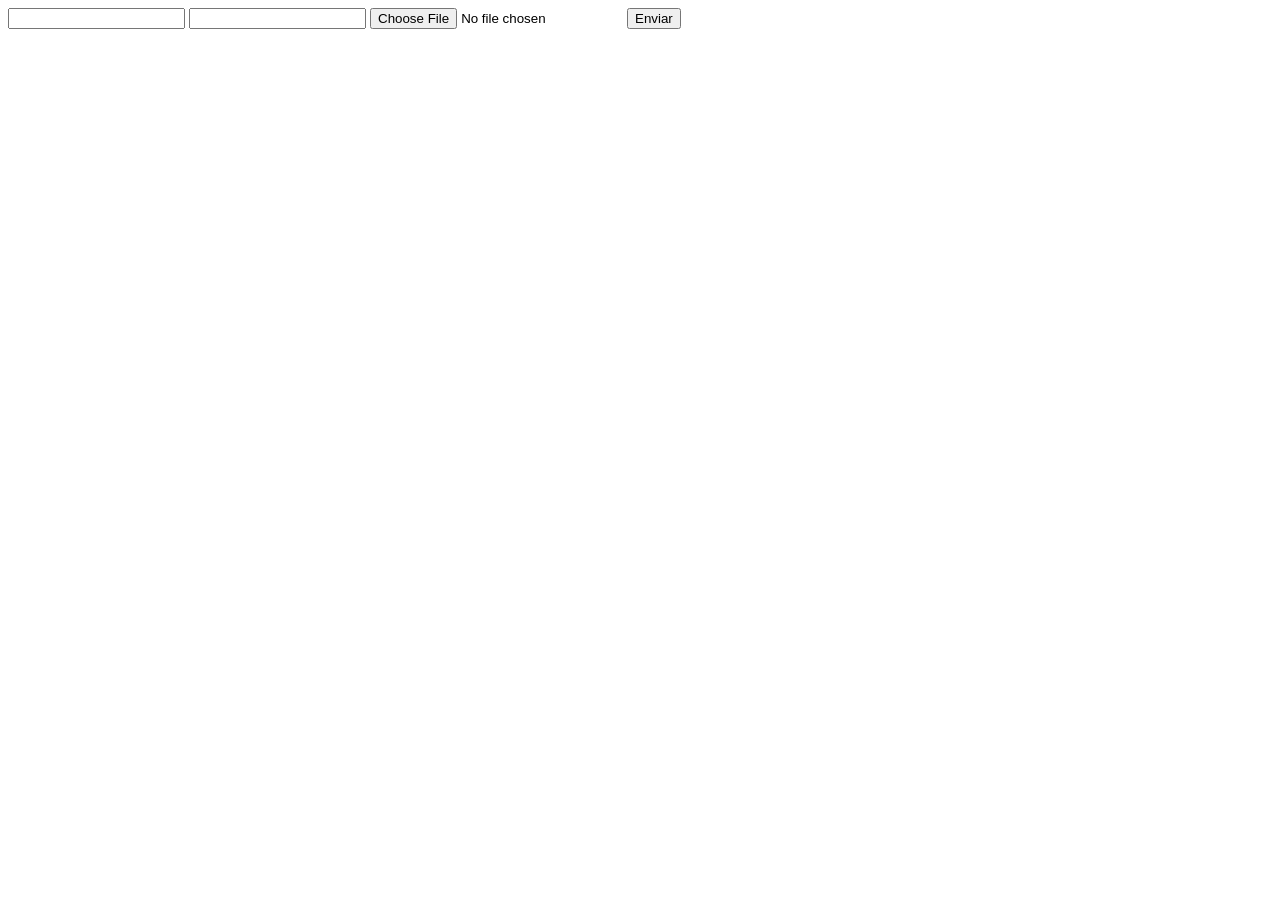
<file: DOCUMENTOS_DE_APOIO/exemplo_de_upload_de_arquivo/public/index.html>
<!DOCTYPE html>
<html lang="en">

<head>
  <meta charset="UTF-8">
  <meta http-equiv="X-UA-Compatible" content="IE=edge">
  <meta name="viewport" content="width=device-width, initial-scale=1.0">
  <title>Upload</title>
</head>

<body>

  <div>
    <input name="nome" id="nome" type="text" />
    <input name="email" id="email" type="url" />
    <input name="foto" id="foto" type="file" />
    <button onclick="enviar()">Enviar</button>
  </div>

  <div id="container"></div>
</body>

</html>

<script>
  function enviar() {
    const formData = new FormData();
    formData.append('foto', foto.files[0])
    formData.append('nome', nome.value)
    formData.append('email', email.value)

    fetch("/usuarios/cadastro", {
      method: "POST",
      body: formData
    })
      .then(res => {
        window.location = "./perfil.html"
      })
      .catch(err => {
        console.log(err);
      })
  }
</script>
</file>
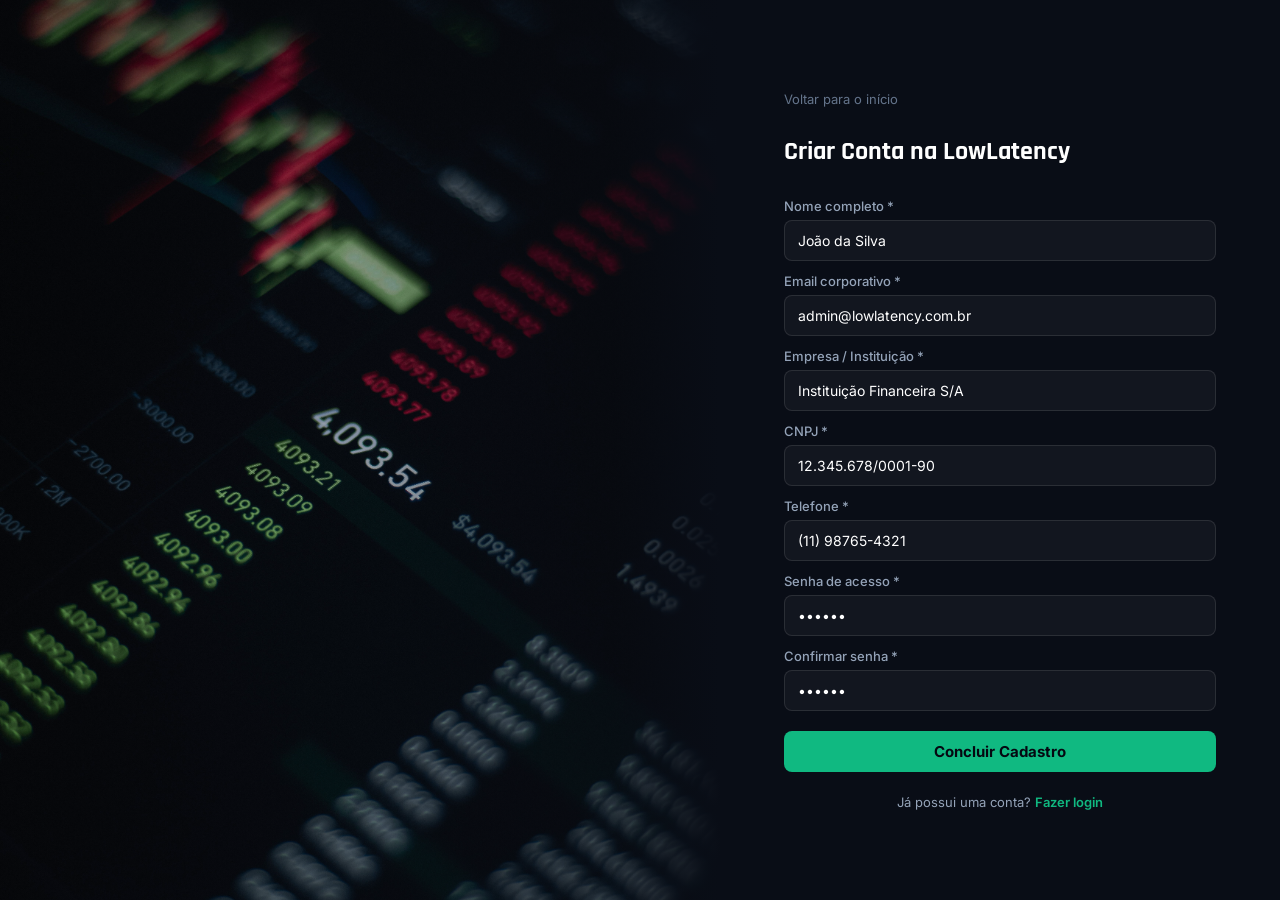
<file: public/cadastro.html>
<!DOCTYPE html>
<html lang="pt-BR">

<head>
  <meta charset="UTF-8" />
  <meta name="viewport" content="width=device-width, initial-scale=1.0" />
  <title>Criar Conta — lowlatency</title>
  <link rel="preconnect" href="https://fonts.googleapis.com" />
  <link rel="preconnect" href="https://fonts.gstatic.com" crossorigin />
  <link
    href="https://fonts.googleapis.com/css2?family=Rajdhani:wght@600;700&family=Inter:wght@400;500;600;700&display=swap"
    rel="stylesheet" />
  <link rel="icon" href="assets/icon/LowLatency-logo.png" />
  <link rel="stylesheet" href="css/auth.css" />
</head>

<body>

  <div class="layout-auth">
    <!-- Lado Esquerdo: Imagem de Telemetria -->
    <div class="lado-imagem">
      <img src="assets/imgs/img-cad-log.jpg" alt="Telemetria Financeira" class="img-cad-log">
    </div>

    <!-- Lado Direito: Painel de Cadastro -->
    <div class="lado-formulario">
      <a href="landing.html" class="voltar-inicio">Voltar para o início</a>

      <!-- Cabeçalho -->
      <div class="cabecalho-auth">
        <h1 class="titulo-auth">Criar Conta na LowLatency</h1>
      </div>

      <!-- Formulário de Cadastro -->
      <form class="formulario-cadastro">

        <div class="grupo-campo">
          <label class="rotulo-campo">Nome completo *</label>
          <input class="campo-nome" id="nome_input" type="text" value="João da Silva"
            placeholder="Ex: Roberto Silva" required />
        </div>

        <div class="grupo-campo">
          <label class="rotulo-campo">Email corporativo *</label>
          <input class="campo-email" id="email_input" type="email" value="admin@lowlatency.com.br"
            placeholder="roberto@empresa.com.br" required />
        </div>

        <div class="grupo-campo">
          <label class="rotulo-campo">Empresa / Instituição *</label>
          <input class="campo-empresa" id="empresa_input" type="text" value="Instituição Financeira S/A"
            placeholder="Ex: Banco Alpha S/A" required />
        </div>

        <div class="grupo-campo">
          <label class="rotulo-campo">CNPJ *</label>
          <input class="campo-cnpj" id="cnpj_input" type="text" value="12.345.678/0001-90"
            placeholder="00.000.000/0000-00" required />
        </div>

        <div class="grupo-campo">
          <label class="rotulo-campo">Telefone *</label>
          <input class="campo-telefone" id="telefone_input" type="tel" value="(11) 98765-4321"
            placeholder="(00) 00000-0000" required />
        </div>

        <div class="grupo-campo">
          <label class="rotulo-campo">Senha de acesso *</label>
          <input class="campo-senha" id="senha_input" type="password" value="123456" placeholder="Mínimo 6 caracteres"
            required />
        </div>

        <div class="grupo-campo">
          <label class="rotulo-campo">Confirmar senha *</label>
          <input class="campo-confirmar-senha" id="confirmacao_senha_input" type="password" value="123456"
            placeholder="Repita a senha" required />
        </div>

        <button type="button" class="botao-cadastrar" onclick="cadastrar()">Concluir Cadastro</button>

      </form>

      <div class="rodape-auth">
        Já possui uma conta? <a href="login.html">Fazer login</a>
      </div>

      <div id="cardErro" class="mensagem-alerta">
        <p id="mensagem_erro"></p>
      </div>
    </div>
  </div>

  <script>
    function cadastrar() {
      var nomeVar = nome_input.value;
      var emailVar = email_input.value;
      var empresaVar = empresa_input.value;
      var cnpjVar = cnpj_input.value;
      var telefoneVar = telefone_input.value;
      var senhaVar = senha_input.value;
      var confirmacaoSenhaVar = confirmacao_senha_input.value;

      if (nomeVar == "" || emailVar == "" || empresaVar == "" || cnpjVar == "" || telefoneVar == "" || senhaVar == "" || confirmacaoSenhaVar == "") {
        cardErro.style.display = "block";
        cardErro.className = "mensagem-alerta erro";
        mensagem_erro.innerHTML = "Preencha todos os campos em branco para prosseguir!";
        setTimeout(sumirMensagem, 5000);
        return false;
      }

      if (senhaVar != confirmacaoSenhaVar) {
        cardErro.style.display = "block";
        cardErro.className = "mensagem-alerta erro";
        mensagem_erro.innerHTML = "As senhas digitadas não coincidem!";
        setTimeout(sumirMensagem, 5000);
        return false;
      }

      if (emailVar == "admin@lowlatency.com.br" && senhaVar == "123456" && cnpjVar == "12.345.678/0001-90") {
        cardErro.style.display = "block";
        cardErro.className = "mensagem-alerta";
        mensagem_erro.innerHTML = "Cadastro realizado com sucesso! Redirecionando...";
        setTimeout(sumirMensagem, 5000);
        setTimeout(trocaTela, 2500)
      } else {
        cardErro.style.display = "block";
        cardErro.className = "mensagem-alerta erro";
        mensagem_erro.innerHTML = "Utilize o e-mail e senha corporativos pré-setados!";
        setTimeout(sumirMensagem, 5000);
      }

      return false;
    }

    function trocaTela(){
      window.location = "manutencao.html"
    }
    function sumirMensagem() {
      cardErro.style.display = "none";
    }
  </script>

</body>

</html>
</file>
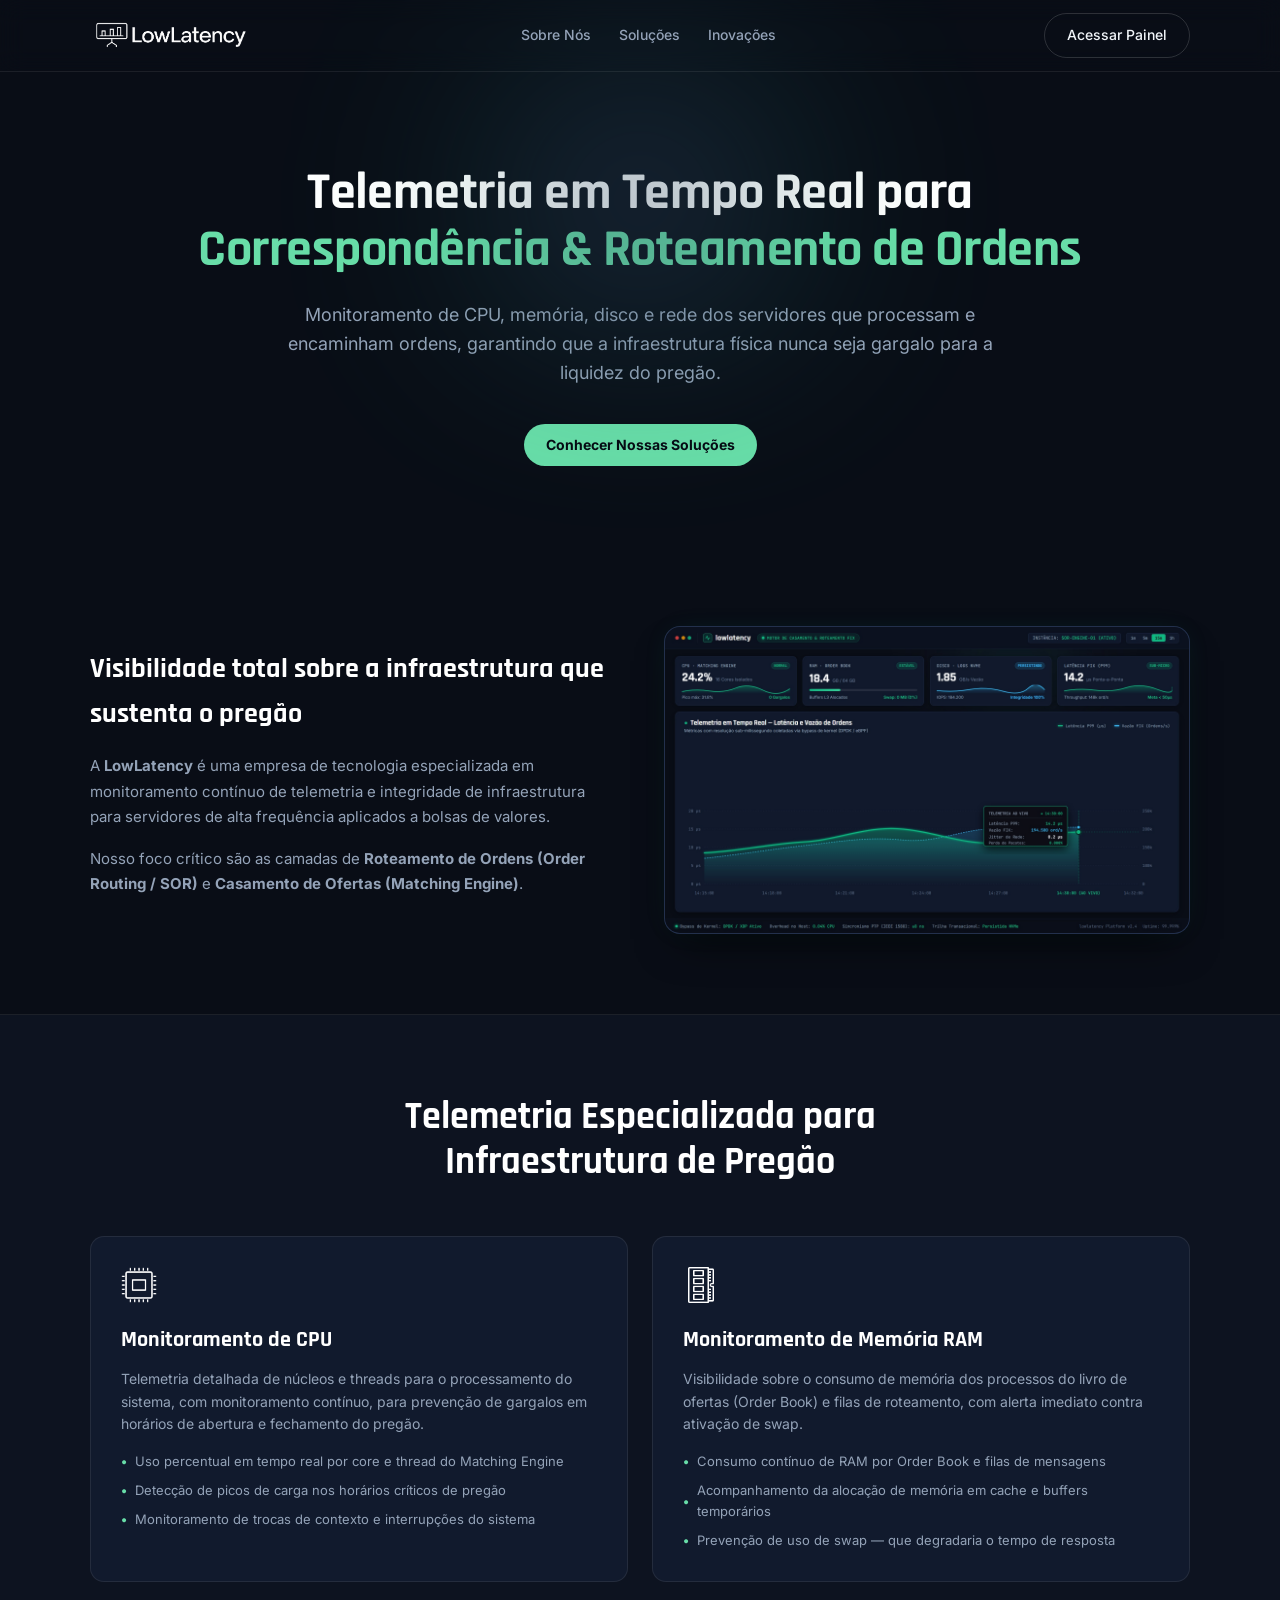
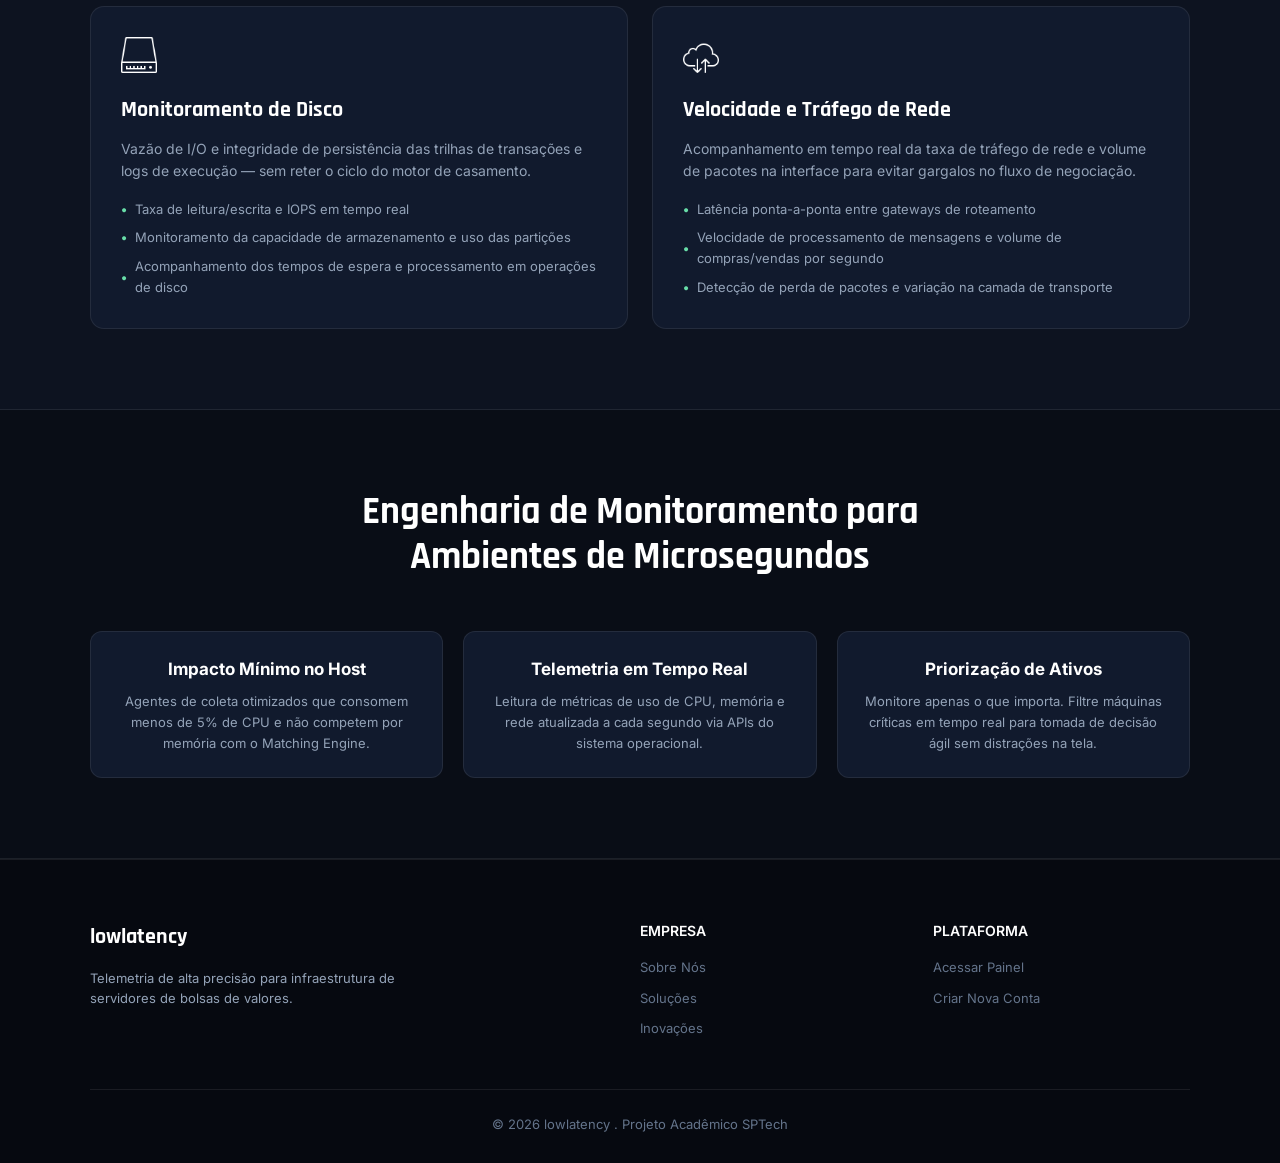
<file: public/landing.html>
<!DOCTYPE html>
<html lang="pt-BR">
<head>
  <meta charset="UTF-8" />
  <meta name="viewport" content="width=device-width, initial-scale=1.0" />
  <title>lowlatency — Monitoramento de Infraestrutura para Bolsas de Valores</title>
  <meta name="description" content="Telemetria em tempo real para servidores de Order Routing e Matching Engine." />
  <link rel="preconnect" href="https://fonts.googleapis.com" />
  <link rel="preconnect" href="https://fonts.gstatic.com" crossorigin />
  <link href="https://fonts.googleapis.com/css2?family=Rajdhani:wght@500;600;700&family=Inter:wght@400;500;600;700&family=JetBrains+Mono:wght@400;500&display=swap" rel="stylesheet" />
  <link rel="icon" href="assets/icon/LowLatency-logo.png" />
  <link rel="stylesheet" href="css/landing.css" />
</head>
<body>

  <!-- Barra de Navegação -->
  <header>
    <nav class="navbar" id="navbar">
      <div class="conteiner">
        <a href="landing.html" class="logo-imagem">
          <img src="assets/icon/logo-LL.png" alt="LowLatency">
        </a>

        <div class="nav-links">
          <a href="#sobre" class="nav-link">Sobre Nós</a>
          <a href="#solucoes" class="nav-link">Soluções</a>
          <a href="#diferenciais" class="nav-link">Inovações</a>
        </div>

        <div class="nav-actions">
          <a href="login.html" class="btn-outline">Acessar Painel</a>
        </div>
      </div>
    </nav>
  </header>

  <main>

    <!-- Seção Destaque -->
    <section class="secao-destaque">
      <div class="brilho-destaque" aria-hidden="true"></div>
      <div class="conteiner">
        <h1 class="titulo-destaque">
          Telemetria em Tempo Real para<br />
          <strong>Correspondência &amp; Roteamento de Ordens</strong>
        </h1>

        <p class="subtitulo-destaque">
          Monitoramento de CPU, memória, disco e rede dos servidores que processam e encaminham ordens, garantindo que a infraestrutura física nunca seja gargalo para a liquidez do pregão.
        </p>

        <div class="botoes-destaque">
          <a href="#solucoes" class="btn-green">Conhecer Nossas Soluções</a>
        </div>

      </div>
    </section>

    <!-- Seção Quem Somos -->
    <section class="secao" id="sobre">
      <div class="conteiner">
        <div class="grade-sobre">
          <div class="texto-sobre">
           
            <h3>Visibilidade total sobre a infraestrutura que sustenta o pregão</h3>
            <p>
              A <strong>LowLatency</strong> é uma empresa de tecnologia especializada em monitoramento contínuo de telemetria e integridade de infraestrutura para servidores de alta frequência aplicados a bolsas de valores.
            </p>
            <p>
              Nosso foco crítico são as camadas de <strong>Roteamento de Ordens (Order Routing / SOR)</strong> e <strong>Casamento de Ofertas (Matching Engine)</strong>.
            </p>
          </div>

          <div class="area-imagem-dashboard">
            <img src="assets/imgs/imagem-dashboard.jpg" alt="Simulação do Painel de Telemetria LowLatency" class="espaco-imagem-dashboard" />
          </div>
        </div>
      </div>
    </section>

    <!-- Seção Soluções -->
    <section class="secao secao-alternada" id="solucoes">
      <div class="conteiner">
        <div class="cabecalho-secao">
          <h2 class="titulo-secao">Telemetria Especializada para Infraestrutura de Pregão</h2>
        </div>

        <div class="grade-solucoes">

          <article class="cartao-solucao">
            <img src="assets/icon/cpu.png" alt="Monitoramento de CPU" class="img-solucao">
            <h3>Monitoramento de CPU</h3>
            <p>Telemetria detalhada de núcleos e threads para o processamento do sistema, com monitoramento contínuo, para prevenção de gargalos em horários de abertura e fechamento do pregão.</p>
            <ul class="lista-recursos-solucao">
              <li>Uso percentual em tempo real por core e thread do Matching Engine</li>
              <li>Detecção de picos de carga nos horários críticos de pregão</li>
              <li>Monitoramento de trocas de contexto e interrupções do sistema</li>
            </ul>
          </article>

          <article class="cartao-solucao">
            <img src="assets/icon/ram.png" alt="Monitoramento de Memória RAM" class="img-solucao">
            <h3>Monitoramento de Memória RAM</h3>
            <p>Visibilidade sobre o consumo de memória dos processos do livro de ofertas (Order Book) e filas de roteamento, com alerta imediato contra ativação de swap.</p>
            <ul class="lista-recursos-solucao">
              <li>Consumo contínuo de RAM por Order Book e filas de mensagens</li>
              <li>Acompanhamento da alocação de memória em cache e buffers temporários</li>
              <li>Prevenção de uso de swap — que degradaria o tempo de resposta</li>
            </ul>
          </article>

          <article class="cartao-solucao">
            <img src="assets/icon/ssd.png" alt="Monitoramento de Disco" class="img-solucao">
            <h3>Monitoramento de Disco</h3>
            <p>Vazão de I/O e integridade de persistência das trilhas de transações e logs de execução — sem reter o ciclo do motor de casamento.</p>
            <ul class="lista-recursos-solucao">
              <li>Taxa de leitura/escrita e IOPS em tempo real</li>
              <li>Monitoramento da capacidade de armazenamento e uso das partições</li>
              <li>Acompanhamento dos tempos de espera e processamento em operações de disco</li>
            </ul>
          </article>

          <article class="cartao-solucao">
            <img src="assets/icon/rede.png" alt="Velocidade e Tráfego de Rede" class="img-solucao">
            <h3>Velocidade e Tráfego de Rede</h3>
            <p>Acompanhamento em tempo real da taxa de tráfego de rede e volume de pacotes na interface para evitar gargalos no fluxo de negociação.</p>
            <ul class="lista-recursos-solucao">
              <li>Latência ponta-a-ponta entre gateways de roteamento</li>
              <li>Velocidade de processamento de mensagens e volume de compras/vendas por segundo</li>
              <li>Detecção de perda de pacotes e variação na camada de transporte</li>
            </ul>
          </article>

        </div>
      </div>
    </section>

    <!-- Seção Diferenciais -->
    <section class="secao" id="diferenciais">
      <div class="conteiner">
        <div class="cabecalho-secao">
          <h2 class="titulo-secao">Engenharia de Monitoramento para Ambientes de Microsegundos</h2>
        </div>

        <div class="grade-diferenciais">
          <article class="caixa-diferencial">
            <h4>Impacto Mínimo no Host</h4>
            <p>Agentes de coleta otimizados que consomem menos de 5% de CPU e não competem por memória com o Matching Engine. </p>
          </article>

          <article class="caixa-diferencial">
            <h4>Telemetria em Tempo Real</h4>
            <p>Leitura de métricas de uso de CPU, memória e rede atualizada a cada segundo via APIs do sistema operacional.</p>
          </article>

          <article class="caixa-diferencial">
            <h4>Priorização de Ativos</h4>
            <p>Monitore apenas o que importa. Filtre máquinas críticas em tempo real para tomada de decisão ágil sem distrações na tela.</p>
          </article>
        </div>
      </div>
    </section>

  </main>

  <!-- Footer -->
  <footer class="footer">
    <div class="conteiner">
      <div class="footer-grid">
        <div class="footer-brand">
          <h3 class="footer-logo">lowlatency</h3>
          <p class="footer-desc">Telemetria de alta precisão para infraestrutura de servidores de bolsas de valores. </p>
          <div class="footer-status">
          </div>
        </div>

        <nav class="footer-nav" aria-label="Links da empresa">
          <h4 class="footer-links-title">EMPRESA</h4>
          <ul class="footer-links">
            <li><a href="#sobre">Sobre Nós</a></li>
            <li><a href="#solucoes">Soluções</a></li>
            <li><a href="#diferenciais">Inovações</a></li>
          </ul>
        </nav>

        <nav class="footer-nav" aria-label="Links da plataforma">
          <h4 class="footer-links-title">PLATAFORMA</h4>
          <ul class="footer-links">
            <li><a href="login.html">Acessar Painel</a></li>
            <li><a href="cadastro.html">Criar Nova Conta</a></li>
          </ul>
        </nav>
      </div>

      <div class="footer-bottom">
        <p>&copy; 2026 lowlatency . Projeto Acadêmico SPTech </p>
      </div>
    </div>
  </footer>

</body>
</html>
</file>
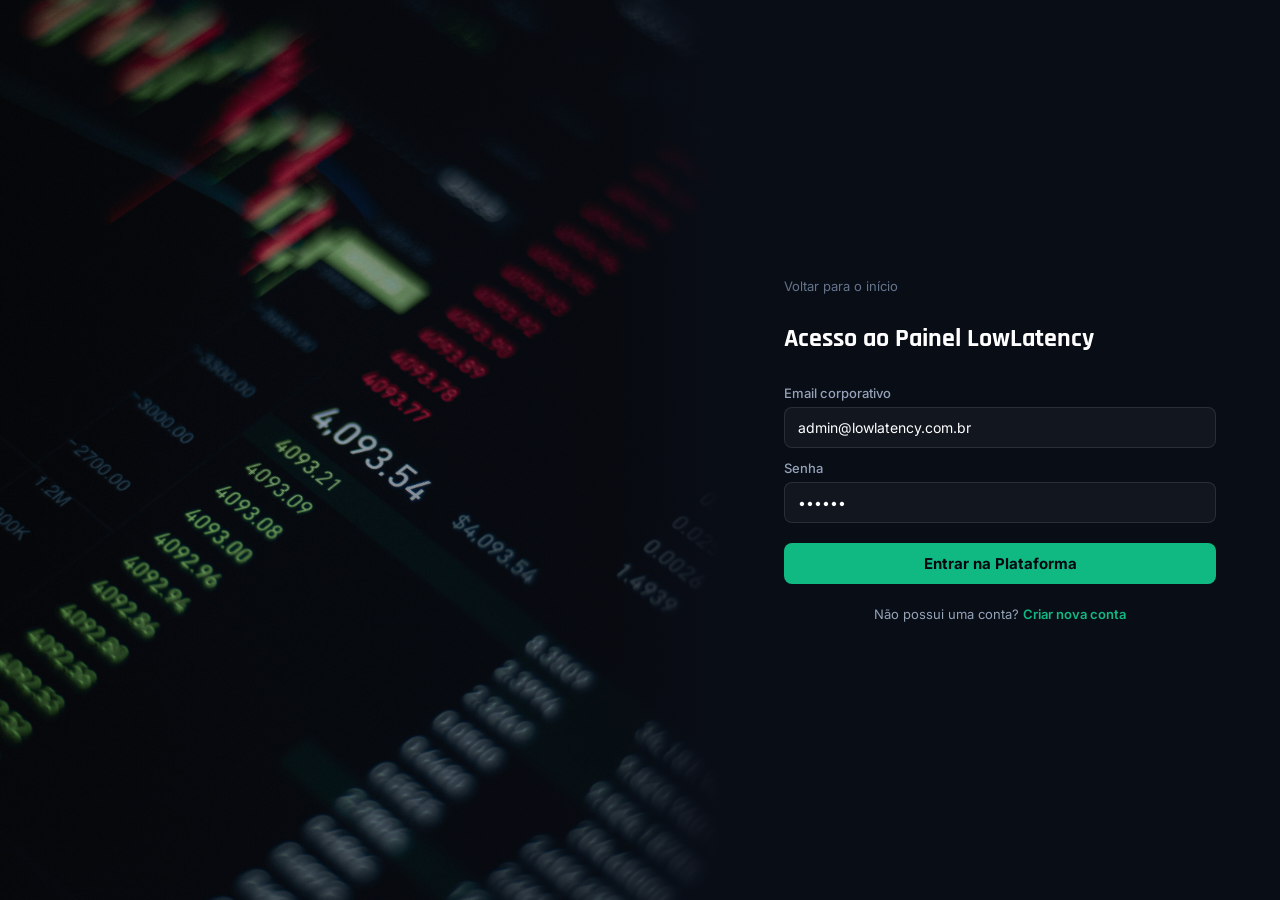
<file: public/login.html>
<!DOCTYPE html>
<html lang="pt-BR">

<head>
  <meta charset="UTF-8" />
  <meta name="viewport" content="width=device-width, initial-scale=1.0" />
  <title>Login — lowlatency</title>
  <link rel="preconnect" href="https://fonts.googleapis.com" />
  <link rel="preconnect" href="https://fonts.gstatic.com" crossorigin />
  <link
    href="https://fonts.googleapis.com/css2?family=Rajdhani:wght@600;700&family=Inter:wght@400;500;600;700&display=swap"
    rel="stylesheet" />
  <link rel="icon" href="assets/icon/LowLatency-logo.png" />
  <link rel="stylesheet" href="css/auth.css" />
</head>

<body>

  <div class="layout-auth">
    <!-- Lado Esquerdo: Imagem de Telemetria -->
    <div class="lado-imagem">
      <img src="assets/imgs/img-cad-log.jpg" alt="Telemetria Financeira" class="img-cad-log">
    </div>

    <!-- Lado Direito: Painel de Login -->
    <div class="lado-formulario">
      <a href="landing.html" class="voltar-inicio">Voltar para o início</a>

      <!-- Cabeçalho -->
      <div class="cabecalho-auth">
        <h1 class="titulo-auth">Acesso ao Painel LowLatency</h1>
      </div>

      <!-- Formulário de Login -->
      <form class="formulario-login">

        <div class="grupo-campo">
          <label class="rotulo-campo">Email corporativo</label>
          <input class="campo-email" id="email_input" type="email" value="admin@lowlatency.com.br"
            placeholder="seu@empresa.com.br" required />
        </div>

        <div class="grupo-campo">
          <label class="rotulo-campo">Senha</label>
          <input class="campo-senha" id="senha_input" type="password" value="123456" placeholder="••••••••" required />
        </div>

        <button type="button" class="botao-entrar" onclick="entrar()">Entrar na Plataforma</button>

      </form>

      <div class="rodape-auth">
        Não possui uma conta? <a href="cadastro.html">Criar nova conta</a>
      </div>

      <div id="cardErro" class="mensagem-alerta">
        <p id="mensagem_erro"></p>
      </div>
    </div>
  </div>

  <script>
    function entrar() {
      var emailVar = email_input.value;
      var senhaVar = senha_input.value;

      if (emailVar == "" || senhaVar == "") {
        cardErro.style.display = "block";
        cardErro.className = "mensagem-alerta erro";
        mensagem_erro.innerHTML = "Preencha todos os campos em branco para prosseguir!";
        setTimeout(sumirMensagem, 5000);
        return false;
      }

      if (emailVar == "admin@lowlatency.com.br" && senhaVar == "123456") {
        cardErro.style.display = "block";
        cardErro.className = "mensagem-alerta";
        mensagem_erro.innerHTML = "Login realizado com sucesso! Redirecionando...";
        setTimeout(sumirMensagem, 5000);
        setTimeout(trocaTela, 2500)
      } else {
        cardErro.style.display = "block";
        cardErro.className = "mensagem-alerta erro";
        mensagem_erro.innerHTML = "E-mail e/ou senha inválido(s)!";
        setTimeout(sumirMensagem, 5000);
      }

      return false;
    }

    function trocaTela(){
      window.location = "manutencao.html"
    }
    function sumirMensagem() {
      cardErro.style.display = "none";
    }
  </script>

</body>

</html>
</file>
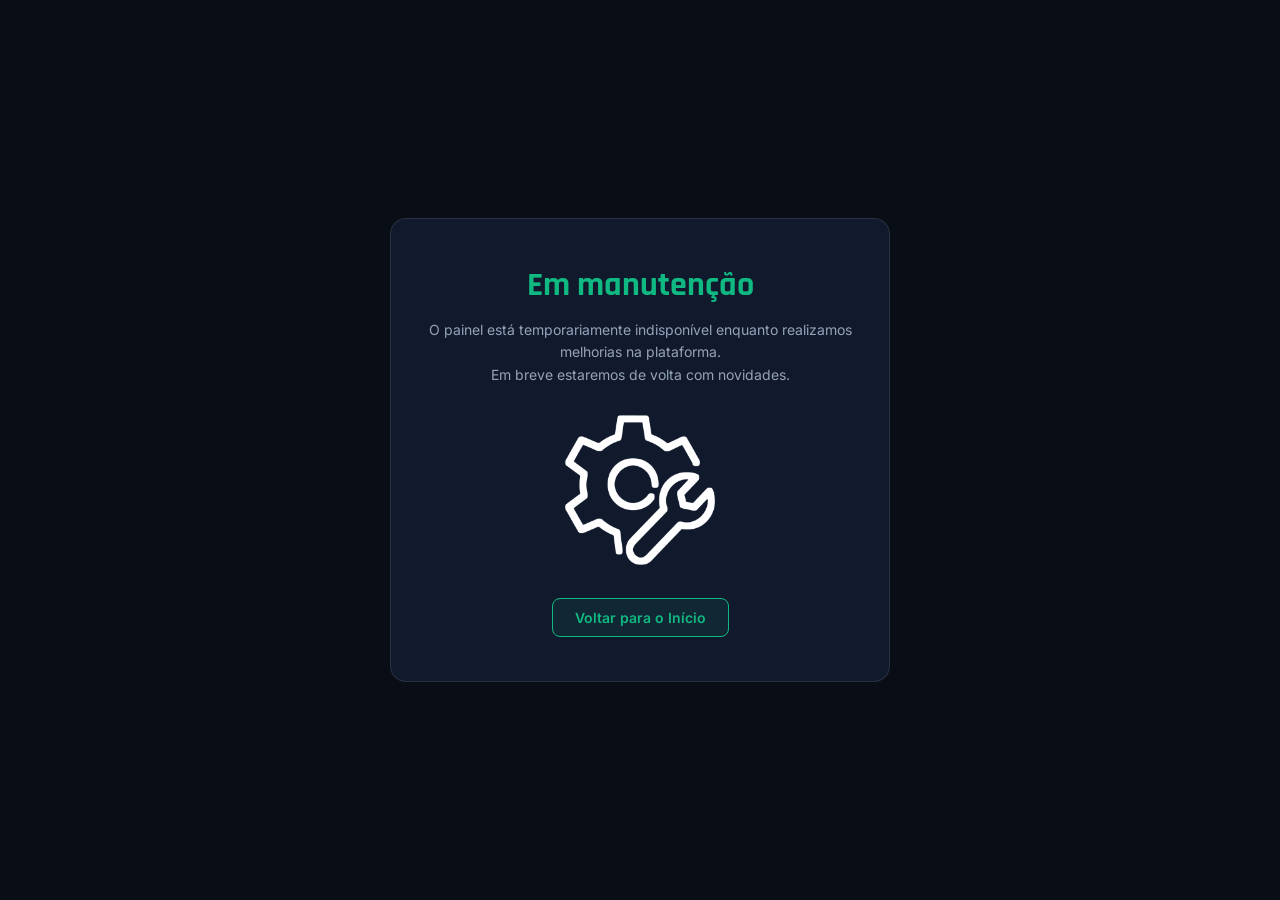
<file: public/manutencao.html>
<!DOCTYPE html>
<html lang="pt-BR">
<head>
  <meta charset="UTF-8" />
  <meta name="viewport" content="width=device-width, initial-scale=1.0" />
  <title>Em Manutenção — lowlatency</title>
  <link rel="preconnect" href="https://fonts.googleapis.com" />
  <link rel="preconnect" href="https://fonts.gstatic.com" crossorigin />
  <link href="https://fonts.googleapis.com/css2?family=Rajdhani:wght@600;700&family=Inter:wght@400;500;600;700&display=swap" rel="stylesheet" />
  <link rel="icon" href="assets/icon/LowLatency-logo.png" />
  <link rel="stylesheet" href="css/auth.css" />
</head>
<body>

  <!-- Página de Manutenção -->
  <div class="pagina-manutencao">

    <div class="cartao-manutencao">

      <h1 class="titulo-manutencao">Em manutenção</h1>

      <p class="subtitulo-manutencao">
        O painel está temporariamente indisponível enquanto realizamos melhorias na plataforma.<br />
        Em breve estaremos de volta com novidades.
      </p>

      <div style="margin-bottom: 28px;">
        <img src="assets/icon/icone-manutencao.png" alt="Ilustração de manutenção" class="espaco-imagem-ilustracao" />
      </div>

      <a href="landing.html" class="botao-voltar-login">Voltar para o Início</a>

    </div>

  </div>

</body>
</html>
</file>
<file: public/css/auth.css>
:root {
  --primaria: #2c3a5a;
  --destaque: #10b981;
  --fundo: #090d16;
  --cartao: #111a2d;
  --texto: #f1f5f9;
  --erro: #ef4444;
}

* {
  margin: 0;
  padding: 0;
  box-sizing: border-box;
}

body {
  height: 100vh;
  overflow: hidden;
  background: var(--fundo);
  color: var(--texto);
  font-family: 'Inter', sans-serif;
}

a {
  text-decoration: none;
  color: inherit;
}

/* Layout Split (Login e Cadastro) */
.layout-auth {
  display: flex;
  height: 100vh;
  width: 100%;
  overflow: hidden;
}

.lado-imagem {
  flex: 1.1;
  position: relative;
  overflow: hidden;
  background: #04070d;
  height: 100%;
}

.lado-imagem::after {
  content: '';
  position: absolute;
  top: 0;
  left: 0;
  right: 0;
  bottom: 0;
  background: linear-gradient(
    to right,
    rgba(9, 13, 22, 0.1) 0%,
    rgba(9, 13, 22, 0.5) 85%,
    var(--fundo) 100%
  );
  pointer-events: none;
}

.img-cad-log {
  width: 100%;
  height: 100%;
  object-fit: cover;
  object-position: center;
  display: block;
}

.lado-formulario {
  flex: 0.9;
  display: flex;
  flex-direction: column;
  justify-content: center;
  padding: 48px 64px;
  background: var(--fundo);
  height: 100%;
  overflow-y: auto;
  max-width: 560px;
}


.voltar-inicio {
  display: inline-block;
  font-size: 13px;
  color: #64748b;
  margin-bottom: 28px;
}

.voltar-inicio:hover {
  color: var(--destaque);
}

.area-logo {
  display: flex;
  align-items: center;
  justify-content: center;
  margin-bottom: 24px;
}

.link-logo {
  display: inline-flex;
  align-items: center;
  justify-content: center;
}

.logo-imagem {
  height: 54px;
  width: auto;
  display: block;
  transition: opacity 0.2s ease;
}

.link-logo:hover .logo-imagem {
  opacity: 0.85;
}

.cabecalho-auth {
  text-align: left;
  margin-bottom: 24px;
}

.titulo-auth {
  font-family: 'Rajdhani', sans-serif;
  font-weight: 700;
  font-size: 26px;
  color: #fff;
  margin-bottom: 6px;
}

.subtitulo-auth {
  font-size: 14px;
  color: #94a3b8;
}


.mensagem-alerta {
  display: none;
  background: rgba(16, 185, 129, 0.15);
  border: 1px solid var(--destaque);
  border-radius: 8px;
  padding: 12px 14px;
  margin-top: 18px;
  font-size: 14px;
  color: var(--destaque);
  text-align: center;
  font-weight: 500;
}

.mensagem-alerta.erro {
  background: rgba(239, 68, 68, 0.15);
  border-color: var(--erro);
  color: #fca5a5;
}

/* Formulário */
.formulario-login,
.formulario-cadastro {
  display: flex;
  flex-direction: column;
  gap: 12px;
}

.grupo-campo {
  display: flex;
  flex-direction: column;
  gap: 6px;
}

.rotulo-campo {
  font-size: 13px;
  font-weight: 500;
  color: #94a3b8;
}

.campo-email,
.campo-senha,
.campo-nome,
.campo-empresa,
.campo-cnpj,
.campo-telefone,
.campo-confirmar-senha, .data-nasc {
  width: 100%;
  padding: 11px 13px;
  border-radius: 8px;
  font-size: 14px;
  font-family: 'Inter', sans-serif;
  background: rgba(255, 255, 255, 0.04);
  border: 1px solid rgba(255, 255, 255, 0.1);
  color: #fff;
  outline: none;
}

.data-nasc::-webkit-calendar-picker-indicator {
  filter: invert(1);
}

.campo-email:focus,
.campo-senha:focus,
.campo-nome:focus,
.campo-empresa:focus,
.campo-cnpj:focus,
.campo-telefone:focus,
.campo-confirmar-senha:focus {
  border-color: var(--destaque);
}

/* Seção de Botões */
.botao-entrar,
.botao-cadastrar {
  width: 100%;
  padding: 11px;
  border-radius: 8px;
  border: none;
  font-size: 15px;
  font-weight: 700;
  cursor: pointer;
  background: var(--destaque);
  color: #050811;
  font-family: 'Inter', sans-serif;
  margin-top: 8px;
  margin-bottom: 8px;
}

.botao-entrar:hover,
.botao-cadastrar:hover {
  filter: brightness(1.15);
}

.botao-entrar:disabled,
.botao-cadastrar:disabled {
  cursor: not-allowed;
  opacity: 0.7;
}

.rodape-auth {
  text-align: center;
  margin-top: 14px;
  font-size: 13px;
  color: #94a3b8;
}

.rodape-auth a {
  color: var(--destaque);
  font-weight: 600;
}

.rodape-auth a:hover {
  filter: brightness(1.15);
  text-decoration: underline;
}

/* Página de Manutenção */
.pagina-manutencao {
  display: flex;
  align-items: center;
  justify-content: center;
  min-height: 100vh;
  width: 100%;
  padding: 24px;
}

.cartao-manutencao {
  background: var(--cartao);
  border: 1px solid rgba(255, 255, 255, 0.1);
  border-radius: 16px;
  padding: 44px 32px;
  max-width: 500px;
  width: 100%;
  text-align: center;
}

.titulo-manutencao {
  font-family: 'Rajdhani', sans-serif;
  font-weight: 700;
  font-size: 34px;
  color: var(--destaque);
  margin-bottom: 12px;
}

.subtitulo-manutencao {
  font-size: 14px;
  color: #94a3b8;
  line-height: 1.6;
  margin-bottom: 24px;
}

.espaco-imagem-ilustracao {
  display: block;
  width: 100%;
  width: 160px;
  height: 160px;
  margin: 0 auto 24px;
}

.botao-voltar-login {
  display: inline-block;
  padding: 10px 22px;
  border-radius: 8px;
  border: 1px solid var(--destaque);
  font-size: 14px;
  font-weight: 600;
  color: var(--destaque);
  background: rgba(16, 185, 129, 0.08);
  cursor: pointer;
}

.botao-voltar-login:hover {
  background: rgba(16, 185, 129, 0.2);
}
</file>
<file: public/css/landing.css>
:root {
  --primaria: #2c3a5a;
  --destaque: #68dda8;
  --fundo: #090d16;
  --cartao: #111a2d;
  --texto: #f1f5f9;
}

*, *::before, *::after {
  margin: 0;
  padding: 0;
  box-sizing: border-box;
}

html {
  scroll-behavior: smooth;
}

body {
  background: var(--fundo);
  color: var(--texto);
  font-family: 'Inter', sans-serif;
  line-height: 1.6;
}

a {
  text-decoration: none;
  color: inherit;
  transition: all 0.2s ease;
}

ul {
  list-style: none;
}

button {
  border: none;
  cursor: pointer;
  background: none;
  font: inherit;
}

img {
  max-width: 100%;
  height: auto;
  display: block;
}

.conteiner {
  max-width: 1140px;
  margin: 0 auto;
  padding: 0 20px;
}

/* Seção de Botões */
.btn-green {
  background: var(--destaque);
  color: #050811;
  font-weight: 700;
  padding: 10px 22px;
  border-radius: 50px;
  display: inline-flex;
  align-items: center;
  gap: 8px;
  font-size: 14px;
}

.btn-green:hover {
  filter: brightness(1.15);
  transform: translateY(-1px);
}

.btn-outline {
  border: 1px solid rgba(255, 255, 255, 0.15);
  color: var(--texto);
  padding: 10px 22px;
  border-radius: 50px;
  font-weight: 500;
  font-size: 14px;
  display: inline-flex;
  align-items: center;
  gap: 8px;
}

.btn-outline:hover {
  border-color: var(--destaque);
  background: rgba(255, 255, 255, 0.05);
}

/* Barra de Navegação */
.navbar {
  position: fixed;
  top: 0;
  left: 0;
  right: 0;
  z-index: 100;
  height: 72px;
  display: flex;
  align-items: center;
  background: rgba(9, 13, 22, 0.88);
  backdrop-filter: blur(12px);
  border-bottom: 1px solid rgba(255, 255, 255, 0.08);
  transition: all 0.2s ease;
  background-color: transparent;
}

.navbar.scrolled {
  background: rgba(9, 13, 22, 0.98);
  border-bottom-color: var(--primaria);
}

.navbar .conteiner {
  width: 100%;
  display: flex;
  align-items: center;
  justify-content: space-between;
}

.logo-imagem {
  display: flex;
  align-items: center;
}

.logo-imagem img {
  height: 54px;
  width: auto;
  display: block;
}

.nav-links {
  display: flex;
  align-items: center;
  gap: 28px;
}

.nav-link {
  color: #94a3b8;
  font-size: 14px;
  font-weight: 500;
}

.nav-link:hover {
  color: var(--destaque);
}

.nav-actions {
  display: flex;
  align-items: center;
  gap: 14px;
}

/* Seção Destaque */
.secao-destaque {
  padding-top: 150px;
  padding-bottom: 80px;
  text-align: center;
  position: relative;
  overflow: hidden;
}

.brilho-destaque {
  position: absolute;
  top: 0;
  left: 50%;
  transform: translateX(-50%);
  width: 700px;
  height: 400px;
  background: radial-gradient(circle, var(--primaria) 0%, rgba(16, 185, 129, 0.12) 45%, transparent 70%);
  filter: blur(80px);
  opacity: 0.55;
  pointer-events: none;
}

.ponto-pulsante {
  width: 8px;
  height: 8px;
  background: var(--destaque);
  border-radius: 50%;
}

.titulo-destaque {
  font-family: 'Rajdhani', sans-serif;
  font-size: 52px;
  font-weight: 700;
  line-height: 1.1;
  color: #fff;
  margin-bottom: 22px;
  letter-spacing: -0.01em;
  margin-top: 15px;
}

.titulo-destaque strong {
  color: var(--destaque);
}

.subtitulo-destaque {
  max-width: 720px;
  margin: 0 auto 36px;
  color: #94a3b8;
  font-size: 18px;
  line-height: 1.6;
}

.botoes-destaque {
  display: flex;
  justify-content: center;
  gap: 16px;
  flex-wrap: wrap;
}

.secao {
  padding: 80px 0;
  border-bottom: 1px solid rgba(255, 255, 255, 0.08);
}

.secao-alternada {
  background: #0d1320;
}

.cabecalho-secao {
  text-align: center;
  max-width: 680px;
  margin: 0 auto 50px;
}

.etiqueta-secao {
  display: inline-block;
  font-size: 11px;
  font-family: 'JetBrains Mono', monospace;
  color: var(--destaque);
  background: rgba(16, 185, 129, 0.12);
  padding: 5px 12px;
  border-radius: 20px;
  margin-bottom: 14px;
  letter-spacing: 0.05em;
}

.titulo-secao {
  font-family: 'Rajdhani', sans-serif;
  font-size: 38px;
  font-weight: 700;
  color: #fff;
  line-height: 1.2;
  margin-bottom: 14px;
}

.descricao-secao {
  color: #94a3b8;
  font-size: 16px;
}

/* Seção Quem Somos */
.grade-sobre {
  display: grid;
  grid-template-columns: 1fr 1fr;
  gap: 48px;
  align-items: center;
}

.texto-sobre h3 {
  font-family: 'Rajdhani', sans-serif;
  font-size: 28px;
  color: #fff;
  margin-bottom: 16px;
}

.texto-sobre p {
  color: #94a3b8;
  font-size: 15px;
  margin-bottom: 16px;
  line-height: 1.7;
}

.area-imagem-dashboard {
  background: var(--cartao);
  border: 1px solid rgba(44, 58, 90, 0.7);
  border-radius: 16px;
  overflow: hidden;
  box-shadow: 0 20px 40px -15px rgba(0, 0, 0, 0.7), 0 0 30px -10px rgba(16, 185, 129, 0.15);
  display: flex;
  align-items: center;
  justify-content: center;
  position: relative;
  transition: transform 0.3s ease, border-color 0.3s ease, box-shadow 0.3s ease;
}

.area-imagem-dashboard:hover {
  border-color: rgba(16, 185, 129, 0.45);
  transform: translateY(-2px);
  box-shadow: 0 25px 50px -10px rgba(0, 0, 0, 0.8), 0 0 35px -5px rgba(16, 185, 129, 0.25);
}

.espaco-imagem-dashboard {
  width: 100%;
  height: auto;
  border-radius: 15px;
  display: block;
  object-fit: cover;
}

/* Seção Soluções */
.grade-solucoes {
  display: grid;
  grid-template-columns: repeat(2, 1fr);
  gap: 24px;
}

.cartao-solucao {
  background: var(--cartao);
  border: 1px solid rgba(255, 255, 255, 0.08);
  border-radius: 14px;
  padding: 30px;
  transition: border-color 0.2s ease;
}

.cartao-solucao:hover {
  border-color: var(--primaria);
}

.img-solucao {
  width: 36px;
  height: 36px;
  display: flex;
  align-items: center;
  justify-content: center;
  font-size: 22px;
  margin-bottom: 20px;
}

.cartao-solucao h3 {
  font-family: 'Rajdhani', sans-serif;
  font-size: 22px;
  color: #fff;
  margin-bottom: 10px;
}

.cartao-solucao p {
  color: #94a3b8;
  font-size: 14px;
  line-height: 1.6;
  margin-bottom: 16px;
}

.lista-recursos-solucao {
  display: flex;
  flex-direction: column;
  gap: 8px;
  font-size: 13px;
  color: #94a3b8;
}

.lista-recursos-solucao li {
  display: flex;
  align-items: center;
  gap: 8px;
}

.lista-recursos-solucao li::before {
  content: '•';
  color: var(--destaque);
  font-weight: 700;
  flex-shrink: 0;
}

/* Seção Diferenciais */
.grade-diferenciais {
  display: grid;
  grid-template-columns: repeat(3, 1fr);
  gap: 20px;
}

.caixa-diferencial {
  background: var(--cartao);
  border: 1px solid rgba(255, 255, 255, 0.08);
  border-radius: 12px;
  padding: 24px;
  text-align: center;
}



.caixa-diferencial h4 {
  font-size: 17px;
  color: #fff;
  margin-bottom: 8px;
  
}

.caixa-diferencial p {
  font-size: 13px;
  color: #94a3b8;
}

.grade-diferenciais :hover {
  border-color: rgba(16, 185, 129, 0.45);
  transform: translateY(-2px);
  box-shadow: 0 25px 50px -10px rgba(0, 0, 0, 0.8), 0 0 35px -5px rgba(16, 185, 129, 0.25);
}

/* Footer */
.footer {
  background: #060910;
  border-top: 1px solid rgba(255, 255, 255, 0.08);
  padding: 60px 0 28px;
  font-size: 13px;
  color: #64748b;
}

.footer-grid {
  display: grid;
  grid-template-columns: 2fr 1fr 1fr;
  gap: 36px;
  margin-bottom: 40px;
}

.footer-logo {
  font-family: 'Rajdhani', sans-serif;
  font-weight: 700;
  font-size: 22px;
  color: #fff;
  margin-bottom: 12px;
}

.footer-desc {
  max-width: 320px;
  line-height: 1.6;
  margin-bottom: 16px;
  color: #94a3b8;
}

.footer-status {
  display: inline-flex;
  align-items: center;
  gap: 6px;
  color: var(--destaque);
  font-size: 12px;
  font-family: 'JetBrains Mono', monospace;
}

.footer-links-title {
  color: #fff;
  font-weight: 600;
  margin-bottom: 14px;
  font-size: 14px;
}

.footer-links li {
  margin-bottom: 10px;
}

.footer-links a:hover {
  color: var(--destaque);
}

.footer-bottom {
  display: flex;
  justify-content: center;
  align-items: center;
  padding-top: 24px;
  border-top: 1px solid rgba(255, 255, 255, 0.08);
  text-align: center;
}
</file>
